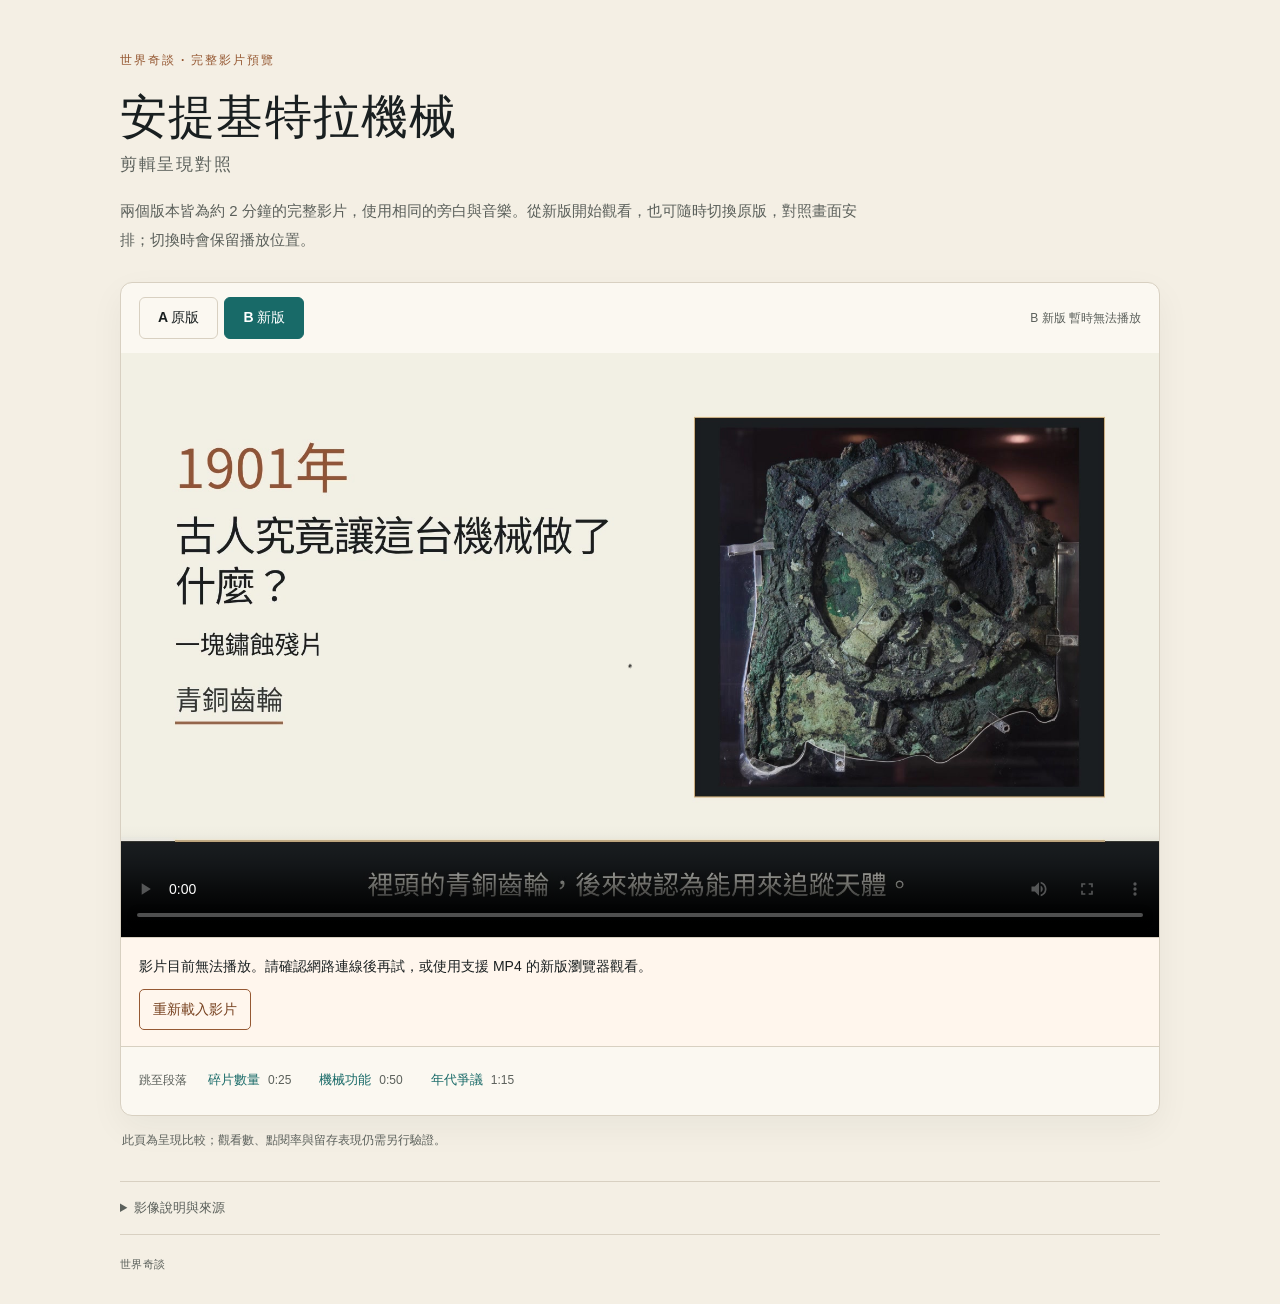
<file: docs/previews/evidence-20261113/index.html>
<!doctype html>
<html lang="zh-Hant-TW">
<head>
  <meta charset="utf-8">
  <meta name="viewport" content="width=device-width, initial-scale=1">
  <meta name="theme-color" content="#F4EFE4">
  <meta name="description" content="線上觀看安提基特拉機械完整影片，切換原版與新版，對照相同旁白下的畫面呈現。">
  <title>安提基特拉機械｜剪輯呈現對照</title>
  <style>
    :root {
      color-scheme: light;
      --paper: #f4efe4;
      --ink: #191f20;
      --rust: #955832;
      --teal: #186a68;
      --muted: #5b605b;
      --line: #d8d0c1;
      font-family: -apple-system, BlinkMacSystemFont, "Noto Sans TC", "PingFang TC", "Microsoft JhengHei", sans-serif;
      font-synthesis: none;
    }
    * { box-sizing: border-box; }
    body { margin: 0; background: var(--paper); color: var(--ink); }
    main { width: min(1040px, calc(100% - 64px)); margin: 0 auto; padding: 52px 0 32px; }
    .eyebrow { margin: 0 0 17px; color: var(--rust); font-size: 12px; font-weight: 700; letter-spacing: .16em; }
    h1 { margin: 0; font-size: clamp(29px, 4.8vw, 47px); line-height: 1.3; letter-spacing: .025em; font-weight: 750; }
    h1 span { display: block; margin-top: 7px; font-size: 17px; font-weight: 500; letter-spacing: .1em; color: var(--muted); }
    .intro { max-width: 740px; margin: 21px 0 28px; font-size: 15px; line-height: 1.9; color: var(--muted); }
    .player-card { overflow: hidden; border: 1px solid var(--line); border-radius: 12px; background: #fbf8f1; box-shadow: 0 12px 34px rgb(25 31 32 / 5%); }
    .toolbar { display: flex; flex-wrap: wrap; align-items: center; justify-content: space-between; gap: 12px; padding: 14px 18px; }
    .versions { display: flex; flex-wrap: wrap; gap: 6px; }
    button { font: inherit; cursor: pointer; -webkit-tap-highlight-color: transparent; }
    .version { border: 1px solid var(--line); border-radius: 6px; padding: 9px 18px; background: transparent; color: var(--ink); font-size: 14px; font-weight: 650; min-height: 42px; }
    .version[aria-pressed="true"] { border-color: var(--teal); background: var(--teal); color: #fff; }
    .version:hover { border-color: var(--teal); }
    button:focus-visible, summary:focus-visible, a:focus-visible, video:focus-visible { outline: 3px solid var(--rust); outline-offset: 4px; }
    .status { margin: 0; font-size: 12px; color: var(--muted); line-height: 1.7; }
    .screen { background: #101515; }
    video { display: block; width: 100%; aspect-ratio: 16 / 9; object-fit: contain; background: #101515; }
    .error { padding: 16px 18px; border-top: 1px solid var(--line); background: #fff6ed; font-size: 14px; line-height: 1.8; }
    .error p { margin: 0 0 10px; }
    .retry { border: 1px solid var(--rust); background: transparent; color: #77411f; padding: 7px 13px; border-radius: 5px; min-height: 40px; }
    [hidden] { display: none !important; }
    .chapters { display: flex; flex-wrap: wrap; align-items: center; gap: 7px 10px; padding: 13px 18px 15px; border-top: 1px solid var(--line); }
    .chapters-label { margin-right: 2px; font-size: 12px; color: var(--muted); }
    .chapter { display: inline-flex; align-items: center; gap: 8px; border: 1px solid transparent; border-radius: 5px; background: transparent; color: var(--teal); padding: 7px 8px; min-height: 40px; font-size: 13px; font-weight: 600; }
    .chapter:hover { border-color: var(--line); background: #f1ece1; }
    .chapter time { font-variant-numeric: tabular-nums; font-size: 12px; color: var(--muted); font-weight: 400; }
    .caption { margin: 14px 2px 0; color: var(--muted); font-size: 12px; line-height: 1.8; }
    details { margin-top: 29px; border-top: 1px solid var(--line); border-bottom: 1px solid var(--line); }
    summary { width: fit-content; padding: 17px 0; cursor: pointer; font-size: 13px; color: var(--muted); }
    .credits { max-width: 850px; padding: 0 0 20px; color: var(--muted); font-size: 12px; line-height: 1.9; }
    .credits p { margin: 0 0 10px; }
    .credits p:last-child { margin-bottom: 0; }
    .photo-links { display: flex; flex-wrap: wrap; gap: 6px 17px; margin: 6px 0 12px; }
    a { color: var(--teal); text-underline-offset: 3px; }
    footer { margin-top: 22px; color: var(--muted); font-size: 11px; letter-spacing: .04em; }
    @media (max-width: 600px) {
      main { width: calc(100% - 32px); padding-top: 29px; }
      .eyebrow { margin-bottom: 13px; font-size: 11px; }
      h1 span { font-size: 15px; }
      .intro { margin: 18px 0 22px; font-size: 14px; }
      .toolbar { padding: 12px; gap: 9px; }
      .status { width: 100%; }
      .version { padding: 9px 20px; }
      .player-card { border-radius: 8px; }
      .chapters { padding: 9px 10px; gap: 2px 5px; }
      .chapters-label { width: 100%; padding: 5px 8px 0; }
      .chapter { gap: 6px; }
    }
  </style>
</head>
<body>
  <main>
    <header>
      <p class="eyebrow">世界奇談 · 完整影片預覽</p>
      <h1>安提基特拉機械<span>剪輯呈現對照</span></h1>
      <p class="intro">兩個版本皆為約 2 分鐘的完整影片，使用相同的旁白與音樂。從新版開始觀看，也可隨時切換原版，對照畫面安排；切換時會保留播放位置。</p>
    </header>

    <section aria-label="影片呈現比較">
      <div class="player-card">
        <div class="toolbar">
          <div class="versions" role="group" aria-label="選擇影片版本">
            <button class="version" type="button" data-version="a" aria-pressed="false" aria-controls="film">A 原版</button>
            <button class="version" type="button" data-version="b" aria-pressed="true" aria-controls="film">B 新版</button>
          </div>
          <p class="status" id="player-status" role="status" aria-live="polite">目前：B 新版</p>
        </div>
        <div class="screen">
          <video id="film" src="evidence.mp4" poster="poster.jpg" controls controlslist="nodownload" playsinline preload="metadata" aria-label="安提基特拉機械，B 新版" aria-describedby="player-status">
            您的瀏覽器不支援影片播放，請使用支援 MP4 的新版瀏覽器觀看。
          </video>
        </div>
        <div class="error" id="player-error" role="alert" hidden>
          <p>影片目前無法播放。請確認網路連線後再試，或使用支援 MP4 的新版瀏覽器觀看。</p>
          <button class="retry" id="retry" type="button">重新載入影片</button>
        </div>
        <nav class="chapters" aria-label="跳至影片段落">
          <span class="chapters-label">跳至段落</span>
          <button class="chapter" type="button" data-time="25.776" aria-controls="film">碎片數量 <time>0:25</time></button>
          <button class="chapter" type="button" data-time="50.232" aria-controls="film">機械功能 <time>0:50</time></button>
          <button class="chapter" type="button" data-time="75.720" aria-controls="film">年代爭議 <time>1:15</time></button>
        </nav>
      </div>
      <p class="caption">此頁為呈現比較；觀看數、點閱率與留存表現仍需另行驗證。</p>
    </section>

    <details>
      <summary>影像說明與來源</summary>
      <div class="credits">
        <p>影片中的碎片照為現代原物攝影。圖解用於說明概念，並非 1901 年打撈現場影像，也非可運作的實機重建。</p>
        <p>原物照片：Logg Tandy，經裁切及剪輯使用，授權為 <a href="https://creativecommons.org/licenses/by/4.0/" target="_blank" rel="noopener noreferrer">CC BY 4.0</a>。原始照片刊載於 Wikimedia Commons：</p>
        <div class="photo-links">
          <a href="https://commons.wikimedia.org/wiki/File:Antikythera_Fragment_A_(Front).webp" target="_blank" rel="noopener noreferrer">A 號碎片正面</a>
          <a href="https://commons.wikimedia.org/wiki/File:Antikythera_Fragment_E_(Front).webp" target="_blank" rel="noopener noreferrer">E 號碎片正面</a>
          <a href="https://commons.wikimedia.org/wiki/File:Antikythera_Fragment_G_(Front).webp" target="_blank" rel="noopener noreferrer">G 號碎片正面</a>
          <a href="https://commons.wikimedia.org/wiki/File:Antikythera_Fragment_B_(Front).webp" target="_blank" rel="noopener noreferrer">B 號碎片正面</a>
        </div>
        <p>音樂：〈<a href="https://www.scottbuckley.com.au/library/intervention/" target="_blank" rel="noopener noreferrer">Intervention</a>〉，Scott Buckley，<a href="https://creativecommons.org/licenses/by/4.0/" target="_blank" rel="noopener noreferrer">CC BY 4.0</a>。</p>
        <p>事實資料參考：Wikipedia〈<a href="https://en.wikipedia.org/wiki/Antikythera_mechanism" target="_blank" rel="noopener noreferrer">Antikythera mechanism</a>〉。</p>
      </div>
    </details>
    <footer>世界奇談</footer>
  </main>

  <script>
    (() => {
      'use strict';
      const video = document.getElementById('film');
      const status = document.getElementById('player-status');
      const error = document.getElementById('player-error');
      const buttons = [...document.querySelectorAll('[data-version]')];
      const versions = {
        a: { source: 'original.mp4', label: 'A 原版' },
        b: { source: 'evidence.mp4', label: 'B 新版' }
      };
      let selected = 'b';
      let pending = null;
      let onMetadata = null;
      let loadSequence = 0;

      function announce(message) {
        status.textContent = message;
      }

      function showError() {
        error.hidden = false;
        announce(`${versions[selected].label} 暫時無法播放`);
      }

      function seek(time) {
        const limit = Number.isFinite(video.duration) ? video.duration : time;
        video.currentTime = Math.max(0, Math.min(time, limit));
      }

      function loadVersion(key, force = false) {
        if (!versions[key] || (key === selected && !force)) return;
        const previous = pending || {
          time: Number.isFinite(video.currentTime) ? video.currentTime : 0,
          playing: !video.paused && !video.ended,
          rate: video.playbackRate
        };
        pending = { ...previous };
        const sequence = ++loadSequence;
        if (onMetadata) video.removeEventListener('loadedmetadata', onMetadata);
        video.pause();
        selected = key;
        error.hidden = true;
        buttons.forEach(button => button.setAttribute('aria-pressed', String(button.dataset.version === key)));
        video.setAttribute('aria-label', `安提基特拉機械，${versions[key].label}`);
        announce(`正在切換至 ${versions[key].label}…`);

        onMetadata = () => {
          if (sequence !== loadSequence || !pending) return;
          const restore = pending;
          pending = null;
          video.playbackRate = restore.rate;
          seek(restore.time);
          announce(`目前：${versions[key].label}`);
          if (restore.playing) {
            const playback = video.play();
            if (playback) playback.catch(() => {
              if (sequence === loadSequence && !video.error) {
                announce(`目前：${versions[key].label}，請按播放繼續`);
              }
            });
          }
        };
        video.addEventListener('loadedmetadata', onMetadata, { once: true });
        video.src = versions[key].source;
        video.load();
      }

      buttons.forEach(button => button.addEventListener('click', () => loadVersion(button.dataset.version)));
      document.querySelectorAll('[data-time]').forEach(button => {
        button.addEventListener('click', () => {
          const time = Number(button.dataset.time);
          if (pending) pending.time = time;
          else if (video.readyState >= 1) seek(time);
          else {
            pending = { time, playing: false, rate: video.playbackRate };
            loadVersion(selected, true);
          }
        });
      });
      document.getElementById('retry').addEventListener('click', () => loadVersion(selected, true));
      video.addEventListener('error', showError);
      if (!video.canPlayType || !video.canPlayType('video/mp4')) showError();
    })();
  </script>
</body>
</html>
</file>
